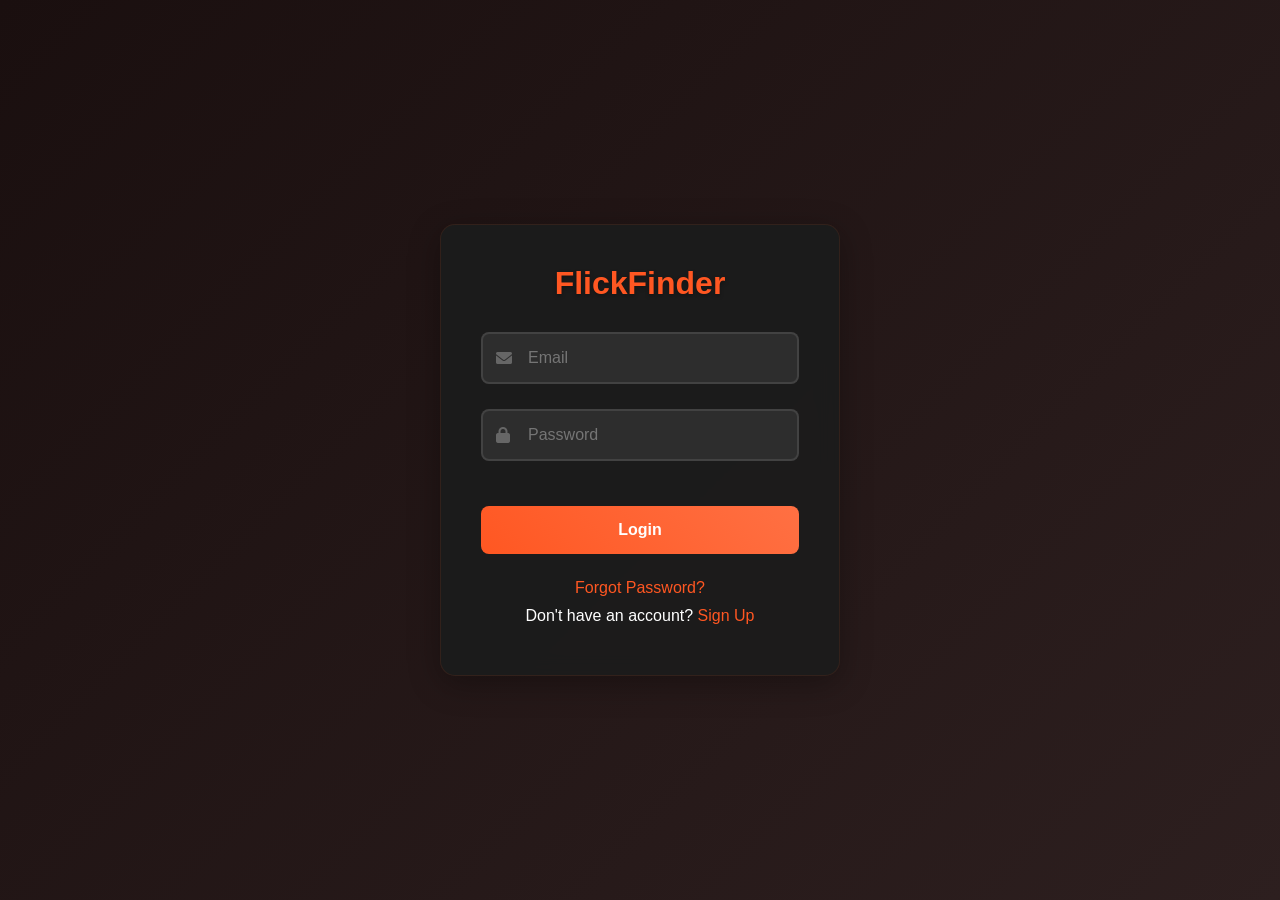
<file: FlickFinder/login.html>
<!DOCTYPE html>
<html lang="en">
<head>
    <meta charset="UTF-8">
    <meta name="viewport" content="width=device-width, initial-scale=1.0">
    <title>FlickFinder - Login</title>
    <link rel="stylesheet" href="https://cdnjs.cloudflare.com/ajax/libs/font-awesome/6.0.0/css/all.min.css">
    <style>
        * {
            margin: 0;
            padding: 0;
            box-sizing: border-box;
            font-family: 'Segoe UI', Tahoma, Geneva, Verdana, sans-serif;
        }

        body {
            background: linear-gradient(135deg, #1a0f0f 0%, #2d1f1f 100%);
            min-height: 100vh;
            display: flex;
            justify-content: center;
            align-items: center;
            padding: 20px;
        }

        .login-container {
            background: rgba(28, 28, 28, 0.95);
            padding: 40px;
            border-radius: 15px;
            box-shadow: 0 8px 32px rgba(0, 0, 0, 0.3);
            width: 100%;
            max-width: 400px;
            text-align: center;
            backdrop-filter: blur(10px);
            border: 1px solid rgba(255, 87, 34, 0.1);
        }

        .logo {
            color: #ff5722;
            font-size: 32px;
            font-weight: bold;
            margin-bottom: 30px;
            text-shadow: 0 2px 4px rgba(0, 0, 0, 0.3);
        }

        .form-group {
            position: relative;
            margin-bottom: 25px;
        }

        .form-group i {
            position: absolute;
            left: 15px;
            top: 50%;
            transform: translateY(-50%);
            color: #666;
        }

        input {
            width: 100%;
            padding: 15px 15px 15px 45px;
            border: 2px solid rgba(255, 255, 255, 0.1);
            border-radius: 8px;
            background: rgba(51, 51, 51, 0.8);
            color: #fff;
            font-size: 16px;
            transition: all 0.3s ease;
        }

        input:focus {
            outline: none;
            border-color: #ff5722;
            background: rgba(51, 51, 51, 0.95);
        }

        button {
            width: 100%;
            padding: 15px;
            background: linear-gradient(45deg, #ff5722, #ff7043);
            border: none;
            border-radius: 8px;
            color: #fff;
            font-size: 16px;
            font-weight: 600;
            cursor: pointer;
            transition: all 0.3s ease;
            margin-top: 20px;
        }

        button:hover {
            background: linear-gradient(45deg, #ff7043, #ff5722);
            transform: translateY(-2px);
            box-shadow: 0 5px 15px rgba(255, 87, 34, 0.4);
        }

        .links {
            margin-top: 25px;
            color: #fff;
        }

        .links a {
            color: #ff5722;
            text-decoration: none;
            font-weight: 500;
            transition: color 0.3s ease;
        }

        .links a:hover {
            color: #ff7043;
        }

        .divider {
            margin: 30px 0;
            display: flex;
            align-items: center;
            color: #666;
        }

        .divider::before,
        .divider::after {
            content: "";
            flex: 1;
            height: 1px;
            background: rgba(255, 255, 255, 0.1);
        }

        .divider span {
            padding: 0 15px;
        }

        .social-login {
            display: flex;
            justify-content: center;
            gap: 20px;
        }

        .social-btn {
            width: 50px;
            height: 50px;
            border-radius: 50%;
            display: flex;
            align-items: center;
            justify-content: center;
            background: rgba(255, 255, 255, 0.1);
            color: #fff;
            font-size: 20px;
            transition: all 0.3s ease;
        }

        .social-btn:hover {
            transform: translateY(-3px);
            background: rgba(255, 255, 255, 0.2);
        }
    </style>
</head>
<body>
    <div class="login-container">
        <div class="logo">FlickFinder</div>
        <form action="login.php" method="POST">
            <div class="form-group">
                <i class="fas fa-envelope"></i>
                <input type="email" name="email" placeholder="Email" required>
            </div>
            <div class="form-group">
                <i class="fas fa-lock"></i>
                <input type="password" name="password" placeholder="Password" required>
            </div>
            <button type="submit">Login</button>
        </form>
        <div class="links">
            <a href="#">Forgot Password?</a>
            <p style="margin: 10px 0;">Don't have an account? <a href="signup.html">Sign Up</a></p>
        </div>
    </div>
</body>
</html>
</file>
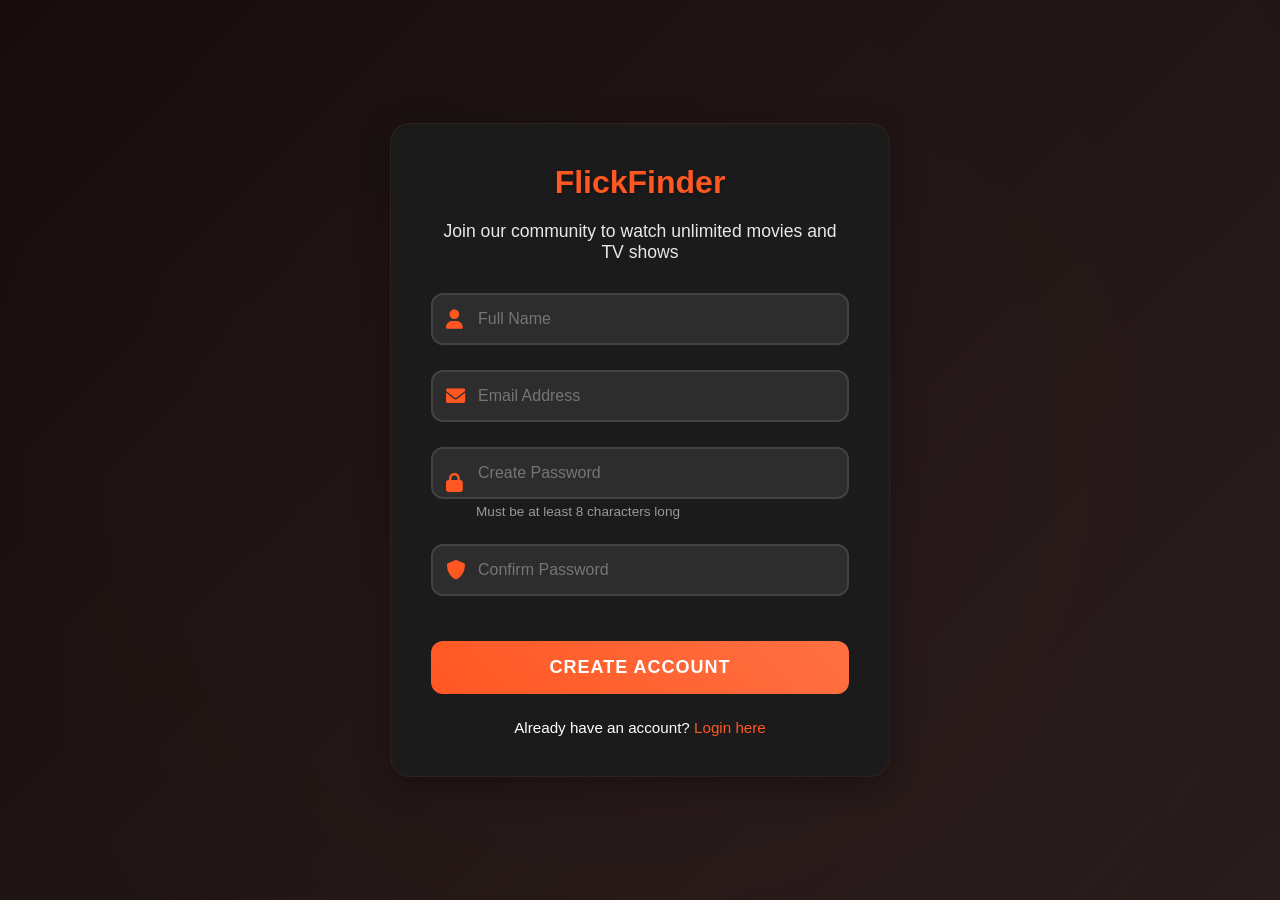
<file: FlickFinder/signup.html>
<!DOCTYPE html>
<html lang="en">
<head>
    <meta charset="UTF-8">
    <meta name="viewport" content="width=device-width, initial-scale=1.0">
    <title>FlickFinder - Create Account</title>
    <link rel="stylesheet" href="https://cdnjs.cloudflare.com/ajax/libs/font-awesome/6.0.0/css/all.min.css">
    <style>
        * {
            margin: 0;
            padding: 0;
            box-sizing: border-box;
            font-family: 'Segoe UI', Tahoma, Geneva, Verdana, sans-serif;
        }

        body {
            background: linear-gradient(135deg, #1a0f0f 0%, #2d1f1f 100%);
            min-height: 100vh;
            display: flex;
            justify-content: center;
            align-items: center;
            padding: 20px;
            position: relative;
            overflow: hidden;
        }

        /* Animated background */
        body::before {
            content: '';
            position: absolute;
            top: 0;
            left: 0;
            right: 0;
            bottom: 0;
            background: radial-gradient(circle at center, transparent 0%, rgba(0,0,0,0.8) 100%),
                        url('data:image/svg+xml,<svg viewBox="0 0 200 200" xmlns="http://www.w3.org/2000/svg"><path fill="%23FF4B2B" opacity="0.1" d="M45.3,-76.3C59.9,-69.9,73.5,-59.2,80.9,-45.1C88.3,-31,89.5,-13.5,87.7,3.3C85.8,20.1,81,36.2,71.6,48.8C62.3,61.4,48.5,70.6,33.7,75.3C18.9,80.1,3.1,80.4,-12.4,77.6C-27.9,74.8,-43.1,68.9,-56.8,59.5C-70.5,50,-82.7,37,-87.7,21.5C-92.7,6,-90.4,-12,-84.1,-28.2C-77.8,-44.3,-67.5,-58.6,-53.8,-65.4C-40.1,-72.2,-23,-71.5,-6.3,-62.1C10.5,-52.7,30.7,-82.7,45.3,-76.3Z" transform="translate(100 100)" /></svg>');
            background-size: cover;
            opacity: 0.1;
            z-index: -1;
            animation: pulse 15s ease-in-out infinite;
        }

        @keyframes pulse {
            0%, 100% { transform: scale(1); }
            50% { transform: scale(1.1); }
        }

        .signup-container {
            background: rgba(28, 28, 28, 0.95);
            padding: 40px;
            border-radius: 20px;
            box-shadow: 0 8px 32px rgba(0, 0, 0, 0.3);
            width: 100%;
            max-width: 500px;
            text-align: center;
            backdrop-filter: blur(10px);
            border: 1px solid rgba(255, 87, 34, 0.1);
            position: relative;
        }

        .logo {
            color: #ff5722;
            font-size: 32px;
            font-weight: bold;
            margin-bottom: 20px;
            text-shadow: 0 2px 4px rgba(0, 0, 0, 0.3);
        }

        .welcome-text {
            color: #fff;
            margin-bottom: 30px;
            font-size: 1.1em;
            opacity: 0.9;
        }

        .form-group {
            position: relative;
            margin-bottom: 25px;
        }

        .form-group i {
            position: absolute;
            left: 15px;
            top: 50%;
            transform: translateY(-50%);
            color: #ff5722;
            font-size: 1.2em;
        }

        input {
            width: 100%;
            padding: 15px 15px 15px 45px;
            border: 2px solid rgba(255, 255, 255, 0.1);
            border-radius: 12px;
            background: rgba(51, 51, 51, 0.8);
            color: #fff;
            font-size: 16px;
            transition: all 0.3s ease;
        }

        input:focus {
            outline: none;
            border-color: #ff5722;
            background: rgba(51, 51, 51, 0.95);
            box-shadow: 0 0 15px rgba(255, 87, 34, 0.2);
        }

        button {
            width: 100%;
            padding: 16px;
            background: linear-gradient(45deg, #ff5722, #ff7043);
            border: none;
            border-radius: 12px;
            color: #fff;
            font-size: 18px;
            font-weight: 600;
            cursor: pointer;
            transition: all 0.3s ease;
            margin-top: 20px;
            text-transform: uppercase;
            letter-spacing: 1px;
        }

        button:hover {
            background: linear-gradient(45deg, #ff7043, #ff5722);
            transform: translateY(-2px);
            box-shadow: 0 5px 15px rgba(255, 87, 34, 0.4);
        }

        .links {
            margin-top: 25px;
            color: #fff;
            font-size: 0.95em;
        }

        .links a {
            color: #ff5722;
            text-decoration: none;
            font-weight: 500;
            transition: color 0.3s ease;
        }

        .links a:hover {
            color: #ff7043;
            text-decoration: underline;
        }

        .password-requirements {
            color: #999;
            font-size: 0.85em;
            text-align: left;
            margin-top: 5px;
            padding-left: 45px;
        }

        .social-signup {
            margin-top: 30px;
            padding-top: 20px;
            border-top: 1px solid rgba(255, 255, 255, 0.1);
        }

        .social-buttons {
            display: flex;
            justify-content: center;
            gap: 15px;
            margin-top: 15px;
        }

        .social-btn {
            width: 45px;
            height: 45px;
            border-radius: 50%;
            display: flex;
            align-items: center;
            justify-content: center;
            background: rgba(255, 255, 255, 0.1);
            color: #fff;
            font-size: 18px;
            transition: all 0.3s ease;
        }

        .social-btn:hover {
            transform: translateY(-3px);
            background: rgba(255, 255, 255, 0.2);
        }

        @media (max-width: 480px) {
            .signup-container {
                padding: 20px;
            }

            .logo {
                font-size: 28px;
            }

            input {
                font-size: 14px;
            }

            button {
                font-size: 16px;
            }
        }
    </style>
</head>
<body>
    <div class="signup-container">
        <div class="logo">FlickFinder</div>
        <p class="welcome-text">Join our community to watch unlimited movies and TV shows</p>
        
        <form action="signup.php" method="POST" onsubmit="return validateForm()">
            <div class="form-group">
                <i class="fas fa-user"></i>
                <input type="text" name="fullName" placeholder="Full Name" required>
            </div>
            <div class="form-group">
                <i class="fas fa-envelope"></i>
                <input type="email" name="email" placeholder="Email Address" required>
            </div>
            <div class="form-group">
                <i class="fas fa-lock"></i>
                <input type="password" name="password" id="password" placeholder="Create Password" required>
                <div class="password-requirements">
                    Must be at least 8 characters long
                </div>
            </div>
            <div class="form-group">
                <i class="fas fa-shield-alt"></i>
                <input type="password" name="confirmPassword" id="confirmPassword" placeholder="Confirm Password" required>
            </div>
            <button type="submit">Create Account</button>
        </form>

        <div class="links">
            <p>Already have an account? <a href="login.html">Login here</a></p>
        </div>

    </div>

    <script>
        function validateForm() {
            const password = document.getElementById('password').value;
            const confirmPassword = document.getElementById('confirmPassword').value;

            if (password.length < 8) {
                alert('Password must be at least 8 characters long');
                return false;
            }

            if (password !== confirmPassword) {
                alert('Passwords do not match');
                return false;
            }

            return true;
        }
    </script>
</body>
</html>
</file>
